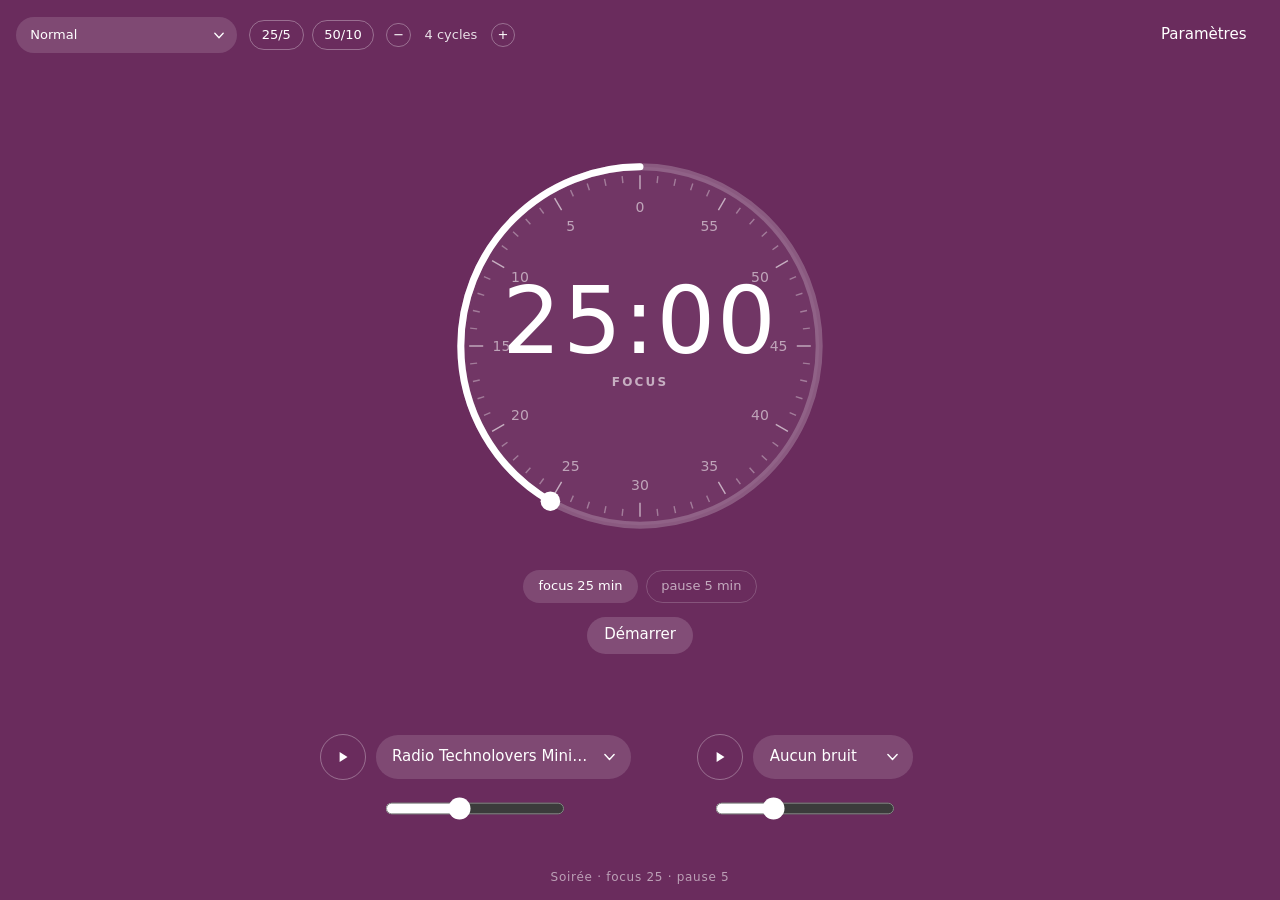
<file: v1/index.html>
<!doctype html>
<html lang="fr">
<head>
  <meta charset="utf-8">
  <!-- Pas de zoom (pincement, double toucher) : la page zoomée coupait le bas et la droite. -->
  <meta name="viewport" content="width=device-width, initial-scale=1, maximum-scale=1, user-scalable=no, viewport-fit=cover">
  <title>projetfocus</title>
  <meta name="description" content="Minuteur de focus et de pause, avec musique et coach, qui suit l'heure de la journée.">
  <meta name="theme-color" content="#1c1a4d">
  <link rel="manifest" href="manifest.webmanifest">
  <link rel="icon" href="icons/icon.svg" type="image/svg+xml">
  <link rel="apple-touch-icon" href="icons/apple-touch-icon.png">
  <meta name="mobile-web-app-capable" content="yes">
  <meta name="apple-mobile-web-app-capable" content="yes">
  <meta name="apple-mobile-web-app-title" content="projetfocus">
  <meta name="apple-mobile-web-app-status-bar-style" content="black-translucent">
  <link rel="stylesheet" href="css/style.css">
</head>
<body class="ui phase-idle">
  <div id="pulse" aria-hidden="true"></div>
  <canvas id="crack-fx" aria-hidden="true"></canvas>

  <header id="topbar">
    <div id="top-left">
    <!-- Affichage du cadran (style et forme du mode Rythme), à portée de main ; les mêmes
         réglages restent dans Paramètres → Apparence. -->
    <select id="sel-look" class="ctl" aria-label="Affichage du cadran" title="Affichage du cadran"></select>
    <div id="quick" class="ctl">
      <!-- Pendant le focus, à la place des préréglages : lancer la pause soi-même -->
      <button type="button" id="btn-break-now" class="primary">Pause maintenant</button>
      <button type="button" data-preset="25/5">25/5</button>
      <button type="button" data-preset="50/10">50/10</button>
      <span class="cycles">
        <button type="button" id="cyc-minus" class="round" aria-label="Un cycle de moins">−</button>
        <span id="cyc-val">4 cycles</span>
        <button type="button" id="cyc-plus" class="round" aria-label="Un cycle de plus">+</button>
      </span>
    </div>
    </div>
    <button type="button" id="btn-settings" class="ctl link">Paramètres</button>
  </header>

  <main id="stage">
    <div id="dial-wrap">
      <svg id="dial" viewBox="0 0 300 300" role="slider" tabindex="0" aria-label="Durée en minutes"
           aria-valuemin="1" aria-valuemax="60" aria-valuenow="25">
        <defs>
          <clipPath id="dial-clip"><circle cx="150" cy="150" r="125.5"/></clipPath>
          <!-- Mode rêveur : voile sombre transparent, le centre garde la couleur du fond -->
          <radialGradient id="orb-veil">
            <stop offset="0" stop-color="#000" stop-opacity="0.12"/>
            <stop offset="0.9" stop-color="#000" stop-opacity="0.38"/>
            <stop offset="1" stop-color="#000" stop-opacity="0.45"/>
          </radialGradient>
        </defs>
        <circle class="track" cx="150" cy="150" r="128"/>
        <!-- Mode rêveur, pause : le cadran se vide comme un verre -->
        <g id="liquid" clip-path="url(#dial-clip)">
          <g id="liquid-level">
            <g class="wave">
              <path class="w1" d="M-140 0 q35 -9 70 0 t70 0 t70 0 t70 0 t70 0 t70 0 t70 0 t70 0 t70 0 V 330 H -140 Z"/>
              <path class="w2" d="M-140 5 q35 9 70 0 t70 0 t70 0 t70 0 t70 0 t70 0 t70 0 t70 0 t70 0 V 330 H -140 Z"/>
            </g>
          </g>
        </g>
        <!-- Mode rêveur, focus : un petit système solaire ; la comète atteint le soleil à la fin -->
        <g id="solar" clip-path="url(#dial-clip)">
          <defs>
            <radialGradient id="sun-glow">
              <stop offset="0" stop-color="#fff3c4"/>
              <stop offset="0.3" stop-color="#ffd27a" stop-opacity="0.9"/>
              <stop offset="1" stop-color="#ffb347" stop-opacity="0"/>
            </radialGradient>
          </defs>
          <g id="solar-orbits"></g>
          <g id="solar-back"></g>
          <circle cx="150" cy="150" r="30" fill="url(#sun-glow)"/>
          <circle cx="150" cy="150" r="9" fill="#ffe7a3"/>
          <g id="solar-front"></g>
          <g id="comet"><path id="comet-tail" fill="rgba(255,255,255,0.45)"/><circle id="comet-head" r="2.6"/></g>
        </g>
        <g id="ticks"></g>
        <circle id="arc" cx="150" cy="150" r="128" transform="rotate(-90 150 150)"/>
        <circle id="knob" cx="150" cy="22" r="7"/>
      </svg>
      <!-- Mode rêveur : cadre en engrenages autour du cadran (image générée, sans personnage) -->
      <img id="dial-frame" src="img/cadre-reveur.webp" alt="" aria-hidden="true">
      <!-- Mode rythme : effets dessinés autour du cercle, au rythme de la musique -->
      <canvas id="rhythm-fx" aria-hidden="true"></canvas>
      <div id="center">
        <div id="time">25:00</div>
        <div id="sub">focus</div>
        <div id="breath" aria-live="off"></div>
      </div>
    </div>

    <!-- Paysage sur téléphone : ce bloc passe à droite du cadran (ailleurs, il ne change rien). -->
    <div id="side">
    <!-- Paysage : la barre du temps, qui avance vers la droite -->
    <canvas id="wave-fx" aria-hidden="true"></canvas>
    <div id="timebar" aria-hidden="true"><div class="track"><div class="fill"></div><div class="head"></div></div><span class="left"></span></div>

    <div id="setup" class="ctl">
      <button type="button" id="edit-focus" class="seg on">focus <b id="v-focus">25</b> min</button>
      <button type="button" id="edit-break" class="seg">pause <b id="v-break">5</b> min</button>
    </div>

    <p id="mini-time" aria-hidden="true"></p>
    <p id="message" aria-live="polite"></p>

    <div id="break-actions" class="ctl">
      <button type="button" id="btn-hold"><span class="fill"></span><span class="lbl">maintenir pour reprendre</span></button>
      <button type="button" id="btn-done" class="primary">Fait, je reprends</button>
      <button type="button" id="btn-stop-break">Arrêter</button>
    </div>

    <div id="actions" class="ctl">
      <button type="button" id="btn-start" class="primary">Démarrer</button>
      <button type="button" id="btn-skip">Passer à la pause</button>
      <button type="button" id="btn-stop">Arrêter</button>
      <!-- Fin du focus : « On active la pause ? » (sans réponse en 10 s, la pause commence) -->
      <button type="button" id="btn-ask-yes" class="primary">Oui, pause</button>
      <button type="button" id="btn-ask-no">Non, encore <span id="ask-min">25</span> min</button>
    </div>

    <ul id="coach-list" class="ctl" aria-label="Autres idées pour la pause"></ul>
    </div>
  </main>

  <footer>
    <div id="player" class="ctl">
      <div class="group">
        <button type="button" id="btn-music" class="round play" aria-label="Lancer la radio">
          <svg viewBox="0 0 16 16" aria-hidden="true"><path class="i-play" d="M5 3.5v9l7-4.5z"/><path class="i-pause" d="M4.5 3.5h2.5v9H4.5zM9 3.5h2.5v9H9z"/></svg>
        </button>
        <select id="sel-station" aria-label="Musique du focus"></select>
        <select id="sel-pause" aria-label="Musique de la pause"></select>
        <input type="range" id="vol-music" min="0" max="100" aria-label="Volume de la musique">
      </div>
      <div class="group">
        <button type="button" id="btn-noise" class="round play" aria-label="Lancer le bruit de fond">
          <svg viewBox="0 0 16 16" aria-hidden="true"><path class="i-play" d="M5 3.5v9l7-4.5z"/><path class="i-pause" d="M4.5 3.5h2.5v9H4.5zM9 3.5h2.5v9H9z"/></svg>
        </button>
        <select id="sel-noise" aria-label="Bruit de fond"></select>
        <input type="range" id="vol-noise" min="0" max="100" aria-label="Volume du bruit de fond">
      </div>
      <div id="now-playing" aria-live="polite"></div>
    </div>
    <div id="info"></div>
  </footer>

  <aside id="settings" aria-label="Paramètres" inert>
    <div class="sheet-head">
      <h1>Paramètres</h1>
      <button type="button" id="btn-close" class="link">Fermer</button>
    </div>

    <details class="sec">
      <summary>Temps <small>focus, pause, cycles, reprise</small></summary>
      <label>Focus (minutes)<input type="number" min="1" max="60" data-k="focusMin"></label>
      <label>Pause (minutes)<input type="number" min="1" max="60" data-k="breakMin"></label>
      <label>Nombre de cycles <small>0 = sans fin</small><input type="number" min="0" max="20" data-k="cycles"></label>
      <label>Pause longue<input type="checkbox" data-k="longBreakOn"></label>
      <label data-if="longBreakOn">… après combien de cycles<input type="number" min="1" max="12" data-k="longBreakEvery"></label>
      <label data-if="longBreakOn">… durée (minutes)<input type="number" min="1" max="60" data-k="longBreakMin"></label>
      <label>Reprendre le focus tout seul à la fin de la pause<input type="checkbox" data-k="autoChain"></label>
      <label data-if="autoChain">… après (secondes)<input type="number" min="0" max="60" data-k="autoChainDelay"></label>
      <details class="more">
        <summary>Réglages avancés <small>dings, compte à rebours</small></summary>
        <label>« Ding » à la fin de la pause<input type="number" min="1" max="5" data-k="endDings"></label>
        <label>Compte à rebours sonore, 10 dernières secondes de la pause<input type="checkbox" data-k="countdownBreak"></label>
        <label>… et du focus<input type="checkbox" data-k="countdownFocus"></label>
        <label data-if="countdownBreak|countdownFocus">Son du compte à rebours<select data-k="countdownSound"><option value="tictac">Tic-tac</option><option value="ding">Ding</option></select></label>
      </details>
    </details>

    <details class="sec">
      <summary>Pause <small>respiration, coach</small></summary>
      <label>Respiration guidée (l'écran respire)<input type="checkbox" data-k="pulseOn"></label>
      <label data-if="pulseOn">Rythme<select data-k="breathPattern" id="sel-breath"></select></label>
      <label data-if="pulseOn breathPattern=simple">Une respiration toutes les (s)<span class="rng"><input type="range" min="1" max="12" step="0.5" data-k="pulseSeconds"><output></output></span></label>
      <label data-if="pulseOn breathPattern!=simple">La respiration se voit par<select data-k="breathShow"><option value="word">le mot (il grandit, l'écran ne bouge pas)</option><option value="colors">les couleurs (le mot garde sa taille)</option><option value="both">le mot et les couleurs</option><option value="veil">un voile sombre (sans couleurs)</option></select></label>
      <label data-if="pulseOn breathPattern!=simple breathShow=colors|breathShow=both">… couleur de l'inspiration<input type="color" data-k="breathInspireColor"></label>
      <label data-if="pulseOn breathPattern!=simple breathShow=colors|breathShow=both">… couleur de la retenue<input type="color" data-k="breathHoldColor"></label>
      <label data-if="pulseOn breathPattern!=simple breathShow=colors|breathShow=both">… couleur de l'expiration<input type="color" data-k="breathExpireColor"></label>
      <label>Coach<select data-k="coachMode"><option value="one">Une action à la fois</option><option value="none">Aucune action</option></select></label>
      <details class="more">
        <summary>Réglages avancés <small>consignes, plein écran, notification, coach</small></summary>
        <label data-if="pulseOn breathPattern!=simple breathShow!=word">Afficher « inspire / expire »<input type="checkbox" data-k="breathLabels"></label>
        <label data-if="pulseOn breathShow=veil|breathPattern=simple">Assombrissement sans couleurs (%)<span class="rng"><input type="range" min="5" max="70" step="5" data-k="pulseIntensity"><output></output></span></label>
        <label>Plein écran au début de la pause<input type="checkbox" data-k="fullscreenOnBreak"></label>
        <label>Maintenir pour reprendre (secondes)<input type="number" min="1" max="10" data-k="holdSeconds"></label>
        <label>Notification si la fenêtre est cachée<input type="checkbox" data-k="notifyOn"></label>
        <label class="block" data-if="coachMode=one">Actions du coach <small>une par ligne : ajoute, modifie ou supprime</small><textarea data-k="coachActions" data-list rows="8"></textarea></label>
      </details>
    </details>

    <details class="sec">
      <summary>Musiques et sons <small>volumes, pause, menu, hors ligne</small></summary>
      <label>Musique par défaut<select data-k="defaultRadio" id="sel-default-radio"></select></label>
      <label>Musique pendant le travail (%)<span class="rng"><input type="range" min="0" max="100" step="5" data-k="musicVolWork"><output></output></span></label>
      <label>Musique de la pause<select data-k="breakMusic" id="sel-pause-default"></select></label>
      <label data-if="breakMusic!=silence">Musique pendant la pause (%)<span class="rng"><input type="range" min="0" max="100" step="5" data-k="musicVolBreak"><output></output></span></label>
      <label>Bruit de fond par défaut<select data-k="defaultNoise" id="sel-default-noise"></select></label>
      <label>Volume du bruit de fond (%)<span class="rng"><input type="range" min="0" max="100" step="5" data-k="noiseVol"><output></output></span></label>
      <details class="more">
        <summary>Musiques du menu <small>décoche ce qui ne te plaît pas</small></summary>
        <div id="station-picks"></div>
      </details>
      <details class="more">
        <summary>Réglages avancés <small>démarrage, reprise, signal, hors ligne, mes liens</small></summary>
        <label>Lancer le son en démarrant le focus<input type="checkbox" data-k="autoStartAudio"></label>
        <label>Baisser aussi le bruit de fond en pause<input type="checkbox" data-k="duckNoise"></label>
        <label>Reprise d'une radio après une pause<select data-k="radioResume"><option value="direct">en direct</option><option value="continuer">là où elle s'était arrêtée</option></select></label>
        <label>Signal de changement de phase<span class="pair"><select data-k="chime" id="sel-chime"></select><button type="button" id="btn-test-chime" class="link">Écouter</button></span></label>
        <label data-if="chime!=none">Volume du signal (%)<span class="rng"><input type="range" min="0" max="100" step="5" data-k="chimeVol"><output></output></span></label>
        <p class="pick-group">Bibliothèque hors ligne</p>
        <p class="note">Les morceaux écoutés restent sur l'appareil. Télécharge une playlist entière pour l'avoir sans Internet, ou retire-la pour libérer de la place.</p>
        <div id="library"></div>
      </details>
    </details>

    <details class="sec">
      <summary>Messages <small>pendant le focus</small></summary>
      <label>Afficher un message<input type="checkbox" data-k="messagesOn"></label>
      <div data-if="messagesOn">
        <label>Changer de message toutes les (minutes)<input type="number" min="1" max="60" data-k="messageEveryMin"></label>
        <details class="more">
          <summary>Réglages avancés <small>catégories, « tard », textes</small></summary>
          <label>« Tard » à partir de (heure)<input type="number" min="0" max="23" data-k="lateHour"></label>
          <div id="msg-cats"></div>
          <div id="msg-pools"></div>
        </details>
      </div>
    </details>

    <details class="sec">
      <summary>Apparence <small>cadran, couleurs, écran</small></summary>
      <label>Style du cadran<select data-k="dialStyle"><option value="standard">Normal</option><option value="reveur">Rêveur (système solaire en focus, vague en pause)</option><option value="rythme">Rythme (le cercle réagit à la musique)</option><!-- Brisure : mis de côté le 31/10 (décision de l'utilisateur), code gardé dans js/app.js --></select></label>
      <label data-if="dialStyle=rythme">Forme du mode Rythme<select data-k="rhythmForm"><option value="barres">Barres</option><option value="onde">Onde</option><option value="goutte">Goutte</option><option value="sonar">Sonar</option><option value="etincelles">Étincelles</option><option value="anneaux">Anneaux (arc-en-ciel de puissance)</option><option value="jauge">Jauge arc-en-ciel (monte du bas selon la puissance)</option><option value="heros">Petit héros (idle : il court, combat, ramasse)</option><option value="horizon">Onde horizontale (part de l'horloge, en paysage)</option></select></label>
      <label data-if="dialStyle=rythme rhythmForm=heros">Héros<select data-k="heroClass"><option value="hasard">Au hasard (un autre à chaque focus)</option><option value="chevalier">Chevalier (frappe fort les boss)</option><option value="mage">Mage (boule de feu, touche de loin)</option><option value="voleur">Voleur (plus de pièces)</option></select></label>
      <details class="more">
        <summary>Affichages du menu <small>en haut à gauche ; décoche ceux que tu n'utilises pas</small></summary>
        <div id="look-picks"></div>
      </details>
      <label data-if="dialStyle=brisure">Aspect<select data-k="crackLook"><option value="eclair">Éclair</option><option value="fissure">Fissure</option></select></label>
      <label data-if="dialStyle=brisure">Teinte du tracé<select data-k="crackShade"><option value="sombre">Noire</option><option value="clair">Claire (néon blanc)</option><option value="faille">Faille (elle s'ouvre sur un ciel étoilé)</option></select></label>
      <label data-if="dialStyle=brisure">Épaisseur des traits<select data-k="crackWidth"><option value="0.6">Fine</option><option value="1">Normale</option><option value="1.8">Épaisse</option><option value="3">Très épaisse</option></select></label>
      <label data-if="dialStyle=brisure">Vitesse<select data-k="crackSpeed"><option value="1">Normale (au bout à la fin du focus)</option><option value="0.5">Lente</option><option value="0.3">Très lente</option></select></label>
      <label data-if="dialStyle=standard">Fondu lent du cadran pendant le focus<input type="checkbox" data-k="slowGlow"></label>
      <label>Couleur qui suit l'heure (24 h)<input type="checkbox" data-k="dayGradient"></label>
      <div class="buttons" data-if="dayGradient"><button type="button" id="btn-day-demo">Voir la journée en accéléré (30 s)</button></div>
      <label data-if="!dayGradient">Couleur fixe<input type="color" data-k="fixedColor"></label>
      <label>Couleur de la pause au hasard<input type="checkbox" data-k="breakColorRandom"></label>
      <label data-if="!breakColorRandom">Couleur de la pause<input type="color" data-k="breakColor"></label>
      <details class="more">
        <summary>Réglages avancés <small>couleurs, format, contrôles, écran</small></summary>
        <label>Couleur du cadran<input type="color" data-k="dialColor"></label>
        <label>Couleur du texte<input type="color" data-k="textColor"></label>
        <label>Format du temps<select data-k="timeFormat"><option value="mmss">mm:ss</option><option value="min">minutes seules</option></select></label>
        <label>Info discrète en bas (moment, phase, cycle)<input type="checkbox" data-k="showInfo"></label>
        <label>Les contrôles s'effacent après (secondes)<input type="number" min="2" max="60" data-k="controlsDelay"></label>
        <label>Garder l'écran allumé pendant une série<input type="checkbox" data-k="keepAwake"></label>
        <div data-if="dayGradient">
          <p class="pick-group">Couleurs et heures de la journée</p>
          <div id="day-colors"></div>
        </div>
      </details>
    </details>

    <details class="sec">
      <summary>Sauvegarde <small>Google Drive, exporter, importer</small></summary>
      <p class="note">« Sauvegarder » envoie les réglages de cet appareil dans ton Google Drive (fichier « projetfocus-parametres.json ») ; « Reprendre » les ramène sur un autre appareil.</p>
      <div class="buttons">
        <button type="button" id="btn-sync-save">Sauvegarder mes paramètres</button>
        <button type="button" id="btn-sync-load">Reprendre mes paramètres</button>
        <button type="button" id="btn-undo-sync" class="link" hidden>Remettre mes réglages d’avant</button>
        <button type="button" id="btn-sync-out" class="link" hidden>Se déconnecter de Google</button>
      </div>
      <p id="sync-status" class="note" aria-live="polite"></p>
      <details class="more">
        <summary>Réglages avancés <small>fichier, valeurs par défaut, ID Google</small></summary>
        <div class="buttons">
          <button type="button" id="btn-export">Exporter (JSON)</button>
          <button type="button" id="btn-import">Importer</button>
          <input type="file" id="file-import" accept="application/json,.json" hidden>
          <button type="button" id="btn-reset">Revenir aux valeurs par défaut</button>
        </div>
        <label class="block">ID client Google <small>déjà réglé ; à changer seulement pour un autre projet Google (voir le README)</small><input type="text" data-k="syncClientId" placeholder="123456-abc.apps.googleusercontent.com" spellcheck="false" autocomplete="off"></label>
      </details>
      <p id="save-note" class="note" aria-live="polite">Tout est enregistré sur cet appareil.</p>
    </details>

    <div class="app-version">
      <span id="app-version" class="note"></span>
      <button type="button" id="btn-update" class="link">Mettre à jour l’appli</button>
    </div>

  </aside>

  <script type="module" src="js/app.js"></script>
</body>
</html>
</file>
<file: v1/css/style.css>
:root {
  --bg: #1c1a4d;
  --fg: #ffffff;
  --dial: #ffffff;
  --pulse-dur: 1.5s;
  --pulse-max: 0.3;
  --line: rgba(255, 255, 255, 0.32);
  --soft: rgba(255, 255, 255, 0.1);
  --dial-size: min(78vw, 54vh, 420px);
  color-scheme: dark;
}

* { box-sizing: border-box; }

html, body { height: 100%; margin: 0; }

html { background: var(--bg); transition: background-color 2s ease; touch-action: manipulation; } /* pas de zoom au double toucher */

body {
  min-height: 100dvh;
  display: flex;
  flex-direction: column;
  background: var(--bg);
  color: var(--fg);
  font: 300 15px/1.45 system-ui, -apple-system, "Segoe UI", Roboto, "Helvetica Neue", sans-serif;
  overflow: hidden;
  user-select: none;
  -webkit-user-select: none;
  -webkit-tap-highlight-color: transparent;
  transition: background-color 2s ease, color 1.5s ease;
}

button, select, input, textarea { font: inherit; color: inherit; }

button {
  cursor: pointer;
  background: transparent;
  border: 1px solid var(--line);
  border-radius: 999px;
  padding: 0.45em 1.1em;
  transition: background-color 0.3s, border-color 0.3s, opacity 0.3s;
}
button:hover { border-color: rgba(255, 255, 255, 0.7); }
button:focus-visible, select:focus-visible, input:focus-visible, textarea:focus-visible, svg:focus-visible {
  outline: 1px solid rgba(255, 255, 255, 0.8);
  outline-offset: 3px;
}
button.primary { background: rgba(255, 255, 255, 0.16); border-color: transparent; }
button.primary:hover { background: rgba(255, 255, 255, 0.26); }
button.link { border-color: transparent; opacity: 0.8; }
button.link:hover { opacity: 1; border-color: transparent; text-decoration: underline; text-underline-offset: 4px; }
button.round { width: 2.2em; height: 2.2em; padding: 0; display: inline-grid; place-items: center; }

/* ---------- Contrôles qui apparaissent au toucher ---------- */
.ctl { opacity: 0; pointer-events: none; transition: opacity 0.6s ease; }
body.ui .ctl { opacity: 1; pointer-events: auto; }
/* Effacé, un contrôle le reste même si son propre style lui donne une opacité (« Paramètres »
   est un lien à 0.8, et 1 au survol, qui reste collé après un toucher sur Android). */
html body:not(.ui) .ctl { opacity: 0; }

/* ---------- Pulsation de la pause ---------- */
#pulse { position: fixed; inset: 0; background: #000; opacity: 0; pointer-events: none; }
/* La respiration est pilotée en JS : la durée de la transition = la durée de l'étape. */
#pulse { transition-property: opacity, background-color; transition-timing-function: ease-in-out; }
#breath {
  margin-top: 0.8em;
  font-weight: 600;
  min-height: 1.2em;
  font-size: 13px;
  letter-spacing: 0.3em;
  text-transform: uppercase;
  opacity: 0;
  /* La durée du grossissement (transform) est celle de l'étape, posée en JS. */
  transition: opacity 0.8s ease, transform 1s ease-in-out;
  transform-origin: 50% 0;
}
#breath.on { opacity: 0.75; }
/* Quand seul le mot montre la respiration, il est bien lisible. */
body.breath-word #breath.on { opacity: 1; }

/* ---------- Haut ---------- */
#topbar {
  position: relative;
  z-index: 2;
  display: flex;
  align-items: center;
  justify-content: space-between;
  gap: 12px;
  padding: max(14px, env(safe-area-inset-top)) max(16px, env(safe-area-inset-right)) 0 max(16px, env(safe-area-inset-left));
  min-height: 56px;
}
#top-left { display: flex; align-items: center; flex-wrap: wrap; gap: 8px 12px; min-width: 0; }
#quick { display: flex; align-items: center; flex-wrap: wrap; gap: 8px; }
#sel-look { font-size: 13px; min-height: 36px; max-width: 15em; }
/* Téléphone : menu « Affichage » et « Paramètres » sur la première ligne, préréglages et
   cycles sur la seconde. */
@media (max-width: 680px) {
  #topbar { flex-wrap: wrap; row-gap: 8px; }
  #top-left { display: contents; }
  #sel-look { order: 1; max-width: calc(100% - 7.5em); }
  #btn-settings { order: 2; }
  #quick { order: 3; flex-basis: 100%; }
}
#quick > button { font-size: 13px; padding: 0.35em 0.9em; }
.cycles { display: inline-flex; align-items: center; gap: 6px; font-size: 13px; margin-left: 4px; }
.cycles .round { width: 1.9em; height: 1.9em; }
#cyc-val { min-width: 5.2em; text-align: center; opacity: 0.85; }
body:not(.phase-idle):not(.phase-focus) #quick { visibility: hidden; }
/* Pendant le focus, la ligne des préréglages laisse la place à « Pause maintenant » (masqué,
   sans changer la mise en page, pendant la question « On active la pause ? »). */
#btn-break-now { display: none; }
body.phase-focus #quick > :not(#btn-break-now) { display: none; }
body.phase-focus #btn-break-now { display: inline-block; }
body.asking #btn-break-now { visibility: hidden; }

/* ---------- Centre ---------- */
#stage {
  position: relative;
  z-index: 1;
  flex: 1;
  display: flex;
  flex-direction: column;
  align-items: center;
  justify-content: center;
  gap: 14px;
  padding: 0 16px;
  min-height: 0;
}

#dial-wrap { position: relative; width: var(--dial-size); height: var(--dial-size); flex: none; }
#dial { width: 100%; height: 100%; display: block; touch-action: none; overflow: visible; }
#dial:focus { outline: none; }
#dial:focus-visible .track { stroke: rgba(255, 255, 255, 0.6); }
body.phase-idle #dial { cursor: grab; }
body.phase-idle.adjusting #dial { cursor: grabbing; }

#dial .track { fill: rgba(255, 255, 255, 0.05); stroke: rgba(255, 255, 255, 0.22); stroke-width: 5; }
#arc { fill: none; stroke: var(--dial); stroke-width: 5; stroke-linecap: round; transition: opacity 0.4s; }
#knob { fill: var(--dial); transition: opacity 0.4s; }
body.adjusting #arc, body.adjusting #knob { transition: none; }

/* Mode rêveur (Paramètres → Couleurs) : système solaire en focus, vague en pause,
   sans chiffres pendant que le temps passe (ils restent au repos, pour régler). */
#liquid, #solar { display: none; }
body.scene-liquid #liquid, body.scene-solar #solar { display: inline; }
body.scene-liquid #arc, body.scene-liquid #knob, body.scene-solar #arc, body.scene-solar #knob { display: none; }
body.dial-reveur.phase-focus #time, body.dial-reveur.phase-break #time,
body.dial-reveur.phase-focus #sub, body.dial-reveur.phase-break #sub { visibility: hidden; }
/* La vague prend la couleur inverse du fond (orangé → bleu clair, indigo → jaune pâle…). */
#liquid path { fill: var(--liquid, #fff); transition: fill 2s ease; }
#liquid .w1 { opacity: 0.85; }
#liquid .w2 { opacity: 0.55; }
#liquid-level { transition: transform 1.2s ease; }
body.adjusting #liquid-level { transition: none; }
#liquid .wave { animation: dial-wave 6s ease-in-out infinite alternate; }
@keyframes dial-wave { to { transform: translateX(-140px); } }
/* Une seule trajectoire tracée, qui change chaque minute (fondu). */
#solar-orbits path { fill: none; stroke: rgba(255, 231, 163, 0.55); stroke-width: 0.8; opacity: 0; transition: opacity 2.5s ease; }
#solar-orbits path.lit { opacity: 1; }
/* Cadre en engrenages : son trou central (ovale) est calé sur le cercle du cadran. */
#dial-frame {
  display: none;
  position: absolute;
  pointer-events: none;
  width: calc(var(--dial-size) * 1.0701);
  left: calc(50% - var(--dial-size) * 0.5359);
  top: calc(50% - var(--dial-size) * 0.506);
}
body.scene-solar #dial-frame, body.scene-liquid #dial-frame { display: block; }
/* Mode rythme : canevas plus grand que le cadran, pour que les effets débordent du cercle. */
#rhythm-fx { display: none; position: absolute; left: -20%; top: -20%; width: 140%; height: 140%; pointer-events: none; }
body.dial-rythme #rhythm-fx { display: block; }
/* Mode rythme : le temps en néon (cœur blanc, halo magenta → violet → cyan) ; l'intensité
   du halo (--neon, de 0 à 1) monte sur chaque temps fort de la musique. */
body.dial-rythme #time {
  --neon: 0.5;
  color: #fff;
  text-shadow:
    0 0 calc(2px + 3px * var(--neon)) rgba(255, 255, 255, 0.9),
    0 0 calc(6px + 8px * var(--neon)) hsl(300 100% 65% / calc(0.5 + 0.5 * var(--neon))),
    0 0 calc(14px + 14px * var(--neon)) hsl(260 100% 62% / calc(0.4 + 0.5 * var(--neon))),
    0 0 calc(26px + 24px * var(--neon)) hsl(195 100% 60% / calc(0.3 + 0.4 * var(--neon)));
}
body.dial-rythme #sub { text-shadow: 0 0 6px hsl(300 100% 65% / 0.7), 0 0 12px hsl(195 100% 60% / 0.5); }
#dial { transition: transform 0.08s ease-out; }
body.scene-solar #dial .track, body.scene-liquid #dial .track { fill: url(#orb-veil); stroke: none; }
#comet-head { fill: #fff; }
/* Mode brisure : la fissure sur tout l'écran, derrière le cadran ; pendant le focus, seuls le
   temps et la phase restent (détachés de la fissure par une ombre de la couleur du fond). */
#crack-fx { position: fixed; inset: 0; width: 100%; height: 100%; pointer-events: none; opacity: 0; transition: opacity 3s ease; }
body.scene-crack #crack-fx { opacity: 1; transition-duration: 0.3s; }
body.scene-crack #dial .track, body.scene-crack #arc, body.scene-crack #knob { visibility: hidden; }
body.scene-crack #time, body.scene-crack #sub { text-shadow: 0 0 10px var(--bg), 0 0 22px var(--bg), 0 0 36px var(--bg); }
/* Brisure : le grand temps laisse le centre à la fissure ; un petit temps discret au-dessus
   du message de soutien. Un toucher (contrôles affichés) ramène le grand temps. */
#center { transition: opacity 0.6s ease; }
body.scene-crack:not(.ui) #center { opacity: 0; }
#mini-time { display: none; margin: 0 0 -6px; font-size: 13px; font-weight: 500; letter-spacing: 0.08em; font-variant-numeric: tabular-nums; opacity: 0; transition: opacity 0.6s ease; text-shadow: 0 0 8px var(--bg), 0 0 16px var(--bg); }
body.scene-crack #mini-time { display: block; }
body.scene-crack:not(.ui) #mini-time { opacity: 0.6; }
body.scene-crack #message { text-shadow: 0 0 8px var(--bg), 0 0 16px var(--bg); }

/* Graduations : seulement pendant le réglage */
#ticks { opacity: 0; transition: opacity 0.5s ease; }
#ticks line { stroke: rgba(255, 255, 255, 0.35); stroke-width: 1; }
#ticks line.major { stroke: rgba(255, 255, 255, 0.6); }
#ticks text { fill: rgba(255, 255, 255, 0.55); font-size: 10px; text-anchor: middle; dominant-baseline: central; }
body.adjusting #ticks, body.phase-idle.ui #ticks { opacity: 1; }

#center {
  position: absolute;
  inset: 0;
  display: flex;
  flex-direction: column;
  align-items: center;
  justify-content: center;
  pointer-events: none;
}
#time {
  font-size: calc(var(--dial-size) * 0.22);
  font-weight: 400;
  letter-spacing: 0.02em;
  font-variant-numeric: tabular-nums;
  line-height: 1;
}
body.fmt-min #time::after { content: "min"; font-size: 0.25em; margin-left: 0.3em; opacity: 0.6; letter-spacing: 0.05em; }
body.phase-done #time { font-size: calc(var(--dial-size) * 0.11); }
body.phase-done #time::after { content: none; }
#sub {
  margin-top: 0.6em;
  font-weight: 600;
  font-size: 12px;
  letter-spacing: 0.18em;
  text-transform: uppercase;
  opacity: 0;
  transition: opacity 0.6s;
}
body.ui #sub, body.phase-idle #sub, body.paused #sub, body.break-ended #sub { opacity: 0.6; }

#setup { display: flex; gap: 8px; }
#setup .seg { font-size: 13px; opacity: 0.6; }
#setup .seg.on { opacity: 1; background: rgba(255, 255, 255, 0.14); border-color: transparent; }
#setup .seg b { font-weight: 500; }
body:not(.phase-idle) #setup { display: none; }

#message {
  margin: 0;
  max-width: 42ch;
  min-height: 2.9em;
  text-align: center;
  font-size: 15px;
  font-weight: 500;
  opacity: 0.82;
  transition: opacity 1.5s ease;
  text-wrap: balance;
}
#message.coach { font-size: 19px; opacity: 0.95; }
/* Mode Rythme : les anneaux débordent sous le cadran ; le message passe devant, sur une
   pastille de la couleur du fond, pour se détacher. */
body.dial-rythme #message:not(:empty) {
  position: relative;
  padding: 0.35em 0.9em;
  border-radius: 14px;
  background: color-mix(in srgb, var(--bg) 82%, transparent);
}

/* Respiration sur une teinte claire : texte sombre, plus opaque, cadran plus marqué
   (la graisse de la police reste la même partout). */
body.ink-dark #message { opacity: 1; }
body.ink-dark #breath.on { opacity: 0.9; }
body.ink-dark #coach-list button { opacity: 0.9; }
body.ink-dark button:not(#settings button) { border-color: rgba(0, 0, 0, 0.35); }
body.ink-dark #dial .track { fill: rgba(0, 0, 0, 0.04); stroke: rgba(0, 0, 0, 0.25); }
#message.fade { opacity: 0; }
body.phase-idle #message { display: none; }

#actions { display: flex; gap: 8px; flex-wrap: wrap; justify-content: center; }
#btn-skip, #btn-stop { display: none; }
body.phase-focus #btn-skip, body.phase-focus #btn-stop { display: inline-block; }
body.phase-break #actions { display: none; }
/* Fin du focus : la question « On active la pause ? » ; ses deux réponses restent visibles
   même contrôles effacés, à la place des boutons du focus. */
#btn-ask-yes, #btn-ask-no { display: none; }
body.asking #btn-ask-yes, body.asking #btn-ask-no { display: inline-block; }
body.asking #btn-start, body.asking #btn-skip, body.asking #btn-stop { display: none; }
html body.asking #actions { opacity: 1; pointer-events: auto; }

#break-actions { display: none; }
body.phase-break #break-actions { display: flex; gap: 8px; flex-wrap: wrap; justify-content: center; }
#btn-stop-break { font-size: 12px; padding: 0.5em 1.2em; }
/* Les boutons de la pause s'effacent avec les autres contrôles ; « maintenir » reste
   saisissable effacé : appuyer à sa place réaffiche les contrôles et lance le maintien. */
#btn-hold { pointer-events: auto; }
#btn-done { display: none; }
body.break-ended #btn-done { display: inline-block; }
body.break-ended #btn-hold { display: none; }

#btn-hold {
  position: relative;
  overflow: hidden;
  font-size: 12px;
  letter-spacing: 0.05em;
  padding: 0.5em 1.2em;
  border-color: rgba(255, 255, 255, 0.3);
  opacity: 0.75;
  touch-action: none;
  -webkit-touch-callout: none;
}
#btn-hold.holding { opacity: 1; }
#btn-hold .fill {
  position: absolute;
  inset: 0;
  background: rgba(255, 255, 255, 0.28);
  transform: scaleX(var(--p, 0));
  transform-origin: left;
}
#btn-hold .lbl { position: relative; }

#coach-list { list-style: none; margin: 0; padding: 0; display: none; flex-wrap: wrap; justify-content: center; gap: 6px; max-width: 640px; }
body.phase-break:not(.break-ended) #coach-list { display: flex; }
#coach-list button { font-size: 12px; font-weight: 500; opacity: 0.7; padding: 0.25em 0.9em; }
#coach-list button:hover { opacity: 1; }

/* ---------- Bas ---------- */
footer {
  position: relative;
  z-index: 2;
  display: flex;
  flex-direction: column;
  align-items: center;
  gap: 10px;
  padding: 0 max(16px, env(safe-area-inset-right)) max(14px, env(safe-area-inset-bottom)) max(16px, env(safe-area-inset-left));
}
#player {
  display: flex;
  flex-wrap: wrap;
  align-items: center;
  justify-content: center;
  gap: 8px 22px;
  font-size: 13px;
}
#player .group { display: flex; align-items: center; gap: 10px; }
/* Lecteur pensé pour le doigt et la souris : cibles d'au moins 44 px. */
#player { font-size: 15px; gap: 10px 30px; }
#player button.round { width: 46px; height: 46px; }
#player button.play svg { width: 18px; height: 18px; }
#player select { min-height: 44px; padding: 0.4em 0.3em; }
#player input[type="range"] { width: 100px; height: 30px; zoom: 1.45; }
/* Le curseur de volume passe sous son bouton et son menu (partout) ; sur un écran étroit
   (téléphone à la verticale), les deux blocs s'empilent. */
/* Grille : bouton + menu sur la première ligne, le curseur toujours seul sur la seconde
   (un retour à la ligne « flex » ne se faisait pas quand le menu était court). */
#player .group { display: grid; grid-template-columns: auto auto; justify-content: center; align-items: center; gap: 4px 10px; width: 300px; }
#player select { max-width: 14em; }
/* Menus du lecteur (et de l'affichage) en « dragée » pleine : capsule au fond translucide,
   flèche dessinée. */
#player select, #sel-look {
  -webkit-appearance: none;
  appearance: none;
  border: 0;
  border-radius: 999px;
  padding: 0.5em 2.4em 0.5em 1.1em;
  max-width: 17em;
  background: rgba(255, 255, 255, 0.14) url("data:image/svg+xml,%3Csvg xmlns='http://www.w3.org/2000/svg' viewBox='0 0 12 8'%3E%3Cpath d='M1 1.5l5 5 5-5' fill='none' stroke='%23fff' stroke-width='1.6' stroke-linecap='round' stroke-linejoin='round'/%3E%3C/svg%3E") no-repeat right 1em center / 0.75em;
  transition: background-color 0.3s;
  text-overflow: ellipsis;
}
#player select:hover, #sel-look:hover { background-color: rgba(255, 255, 255, 0.22); }
body.ink-dark #player select, body.ink-dark #sel-look {
  background-color: rgba(0, 0, 0, 0.12);
  background-image: url("data:image/svg+xml,%3Csvg xmlns='http://www.w3.org/2000/svg' viewBox='0 0 12 8'%3E%3Cpath d='M1 1.5l5 5 5-5' fill='none' stroke='%23000' stroke-width='1.6' stroke-linecap='round' stroke-linejoin='round'/%3E%3C/svg%3E");
}
#player input[type="range"] { grid-column: 1 / -1; justify-self: center; width: 124px; }
@media (max-width: 680px) {
  /* Le lecteur prend toute la largeur : menu étiré, curseur sur toute la ligne. */
  #player { flex-direction: column; gap: 8px; width: 100%; }
  #player .group { width: 100%; max-width: 460px; grid-template-columns: auto minmax(0, 1fr); }
  #player select { max-width: none; width: 100%; }
  #player input[type="range"] { height: 24px; width: 100%; }
}

/* Téléphone à la verticale : tout remonte sous la barre du haut, le cadran prend la hauteur
   qui reste (le lecteur en bas a besoin d'environ 230 px) ; sur un très petit écran, la page
   défile plutôt que de faire se chevaucher les éléments. */
@media (max-width: 680px) and (orientation: portrait) {
  :root { --dial-size: max(190px, min(78vw, calc(100dvh - 490px), 420px)); }
  body { overflow-y: auto; }
  #stage { flex: 1 0 auto; justify-content: flex-start; padding-top: 10px; gap: 10px; }
  #message { min-height: 0; }
}
/* Boutons lecture / pause (musique et bruit de fond) */
button.play svg { width: 14px; height: 14px; fill: currentColor; }
button.play .i-pause, button.play.playing .i-play { display: none; }
button.play.playing .i-pause { display: inline; }
#now-playing { width: 100%; font-weight: 500; text-align: center; font-size: 11px; opacity: 0.55; min-height: 1.4em; }
#now-playing button.link { font-size: inherit; padding: 0 0.3em; text-decoration: underline; text-underline-offset: 3px; }
.lib-row { display: flex; align-items: center; justify-content: space-between; gap: 12px; padding: 9px 0; border-bottom: 1px solid rgba(255, 255, 255, 0.07); }
.lib-row small { display: block; }
.lib-row button[hidden] { display: none; }

select {
  background: transparent;
  border: 0;
  border-bottom: 1px solid var(--line);
  padding: 0.25em 0.2em;
  max-width: 15em;
  cursor: pointer;
}
select option, select optgroup { background: #16162a; color: #fff; }
select optgroup { font-style: normal; font-weight: 600; color: rgba(255, 255, 255, 0.6); }
select optgroup option { font-weight: 400; color: #fff; }

input[type="range"] { width: 88px; accent-color: var(--fg); cursor: pointer; }

#info { font-size: 12px; font-weight: 500; letter-spacing: 0.06em; opacity: 0.55; min-height: 1.4em; }
body.no-info #info { visibility: hidden; }

/* ---------- Panneau Paramètres ---------- */
#settings {
  position: fixed;
  z-index: 10;
  top: 0;
  right: 0;
  bottom: 0;
  width: min(440px, 100vw);
  overflow-y: auto;
  overscroll-behavior: contain;
  background: rgba(14, 14, 26, 0.94);
  color: #fff; /* fond toujours sombre : ne suit pas la teinte de l'écran */
  --fg: #fff;
  -webkit-backdrop-filter: blur(14px);
  backdrop-filter: blur(14px);
  padding: 0 20px max(28px, env(safe-area-inset-bottom));
  /* Fermé, le panneau reste à sa place mais masqué (et non poussé hors de l'écran) : sur
     Android, un panneau posé à droite de l'écran élargissait la page et la décalait. */
  clip-path: inset(0 0 0 100%);
  visibility: hidden;
  transition: clip-path 0.35s ease, visibility 0s 0.35s;
  user-select: text;
  -webkit-user-select: text;
  font-size: 14px;
}
#settings.open { clip-path: inset(0); visibility: visible; transition: clip-path 0.35s ease; }
.sheet-head {
  position: sticky;
  top: 0;
  display: flex;
  align-items: center;
  justify-content: space-between;
  padding: max(16px, env(safe-area-inset-top)) 0 12px;
  background: rgba(14, 14, 26, 0.96);
}
.sheet-head h1 { margin: 0; font-size: 18px; font-weight: 400; }
#settings h2 { font-size: 11px; font-weight: 500; letter-spacing: 0.16em; text-transform: uppercase; opacity: 0.55; margin: 26px 0 6px; }
#settings label {
  display: flex;
  align-items: center;
  justify-content: space-between;
  gap: 14px;
  padding: 9px 0;
  border-bottom: 1px solid rgba(255, 255, 255, 0.07);
}
#settings label.block { flex-direction: column; align-items: stretch; gap: 6px; }
#settings small { display: block; opacity: 0.55; font-size: 12px; }
#settings label.block small { display: inline; margin-left: 4px; }
#settings input[type="number"], #settings input[type="text"], #settings input[type="time"], #settings textarea {
  background: var(--soft);
  border: 0;
  border-radius: 6px;
  padding: 0.35em 0.55em;
}
#settings input[type="number"] { width: 4.6em; text-align: right; }
#settings input[type="checkbox"] { width: 18px; height: 18px; accent-color: #fff; flex: none; }
#settings input[type="color"] { width: 42px; height: 28px; padding: 0; border: 0; background: none; flex: none; cursor: pointer; }
#settings textarea { width: 100%; resize: vertical; font-size: 13px; line-height: 1.5; }
#settings select { max-width: 13em; }
.rng, .pair { display: inline-flex; align-items: center; gap: 8px; flex: none; }
.rng output { min-width: 2.2em; text-align: right; font-variant-numeric: tabular-nums; opacity: 0.8; }
.day-row { display: grid; grid-template-columns: 1fr auto auto; gap: 10px; align-items: center; padding: 7px 0; border-bottom: 1px solid rgba(255, 255, 255, 0.07); }
.day-row input[type="text"] { min-width: 0; }
#settings [hidden] { display: none !important; } /* réglage sans objet (data-if), même s'il est en flex */
#settings .buttons { display: flex; flex-wrap: wrap; gap: 8px; margin-top: 8px; }
#settings .note { font-size: 12px; opacity: 0.6; }
#settings .app-version { display: flex; align-items: center; justify-content: space-between; gap: 10px; margin-top: 22px; }
#settings .app-version .link { font-size: 13px; }
#settings .app-version .link.primary { opacity: 1; background: rgba(143, 211, 255, 0.22); }
/* Nouvelle version en ligne : un point bleu sur « Paramètres ». */
#btn-settings.has-update::after { content: ""; display: inline-block; width: 7px; height: 7px; margin-left: 6px; border-radius: 50%; background: #8fd3ff; vertical-align: 2px; }

/* ---------- Paysage ---------- */
/* Classe « land » posée en JS : téléphone couché (plus large que haut, moins de 560 px de
   haut), ou vue « onde horizontale » sur un écran plus large que haut (PC compris).
   L'horloge à gauche ; à droite la barre du temps, le message et les boutons du moment ;
   le lecteur sur une seule ligne en bas. Ailleurs, le bloc de droite ne change rien. */
#side { display: contents; }
#timebar, #wave-fx { display: none; }
body.land #topbar { min-height: 0; padding-top: max(8px, env(safe-area-inset-top)); }
/* L'horloge prend la hauteur qui reste vraiment entre la barre du haut et le lecteur
   (mesurée par le navigateur : police, barres d'Android…), sans déborder en bas. */
body.land #stage {
  container-type: size;
  --dial-size: min(100cqh - 12px, 38cqw, 380px);
  --gap: clamp(16px, 3vw, 40px);
  flex-direction: row; justify-content: flex-start; gap: var(--gap);
  padding: 4px max(16px, env(safe-area-inset-right)) 4px max(10px, env(safe-area-inset-left));
}
body.land { overflow: hidden; }
body.land #side { display: flex; flex-direction: column; align-items: flex-start; gap: 12px; flex: 1 1 auto; min-width: 0; }
body.land #message { text-align: left; max-width: none; min-height: 0; }
body.land #actions, body.land #break-actions, body.land #coach-list { justify-content: flex-start; }
body.land #timebar { display: flex; align-items: center; gap: 14px; width: 100%; }
#timebar .track { position: relative; flex: 1; height: 3px; border-radius: 3px; background: rgba(255, 255, 255, 0.2); }
#timebar .fill { position: absolute; inset: 0 auto 0 0; width: calc(var(--tp, 0) * 100%); border-radius: 3px; background: var(--dial); }
#timebar .head {
  position: absolute; top: 50%; left: calc(var(--tp, 0) * 100%);
  width: 11px; height: 11px; margin: -5.5px 0 0 -5.5px; border-radius: 50%;
  background: var(--dial); box-shadow: 0 0 10px var(--dial);
}
#timebar .left { font-size: 13px; font-weight: 500; letter-spacing: 0.04em; font-variant-numeric: tabular-nums; opacity: 0.7; min-width: 4.2em; text-align: right; }
body.phase-idle #timebar .head { opacity: 0; }
body.land footer { gap: 2px; padding-bottom: max(8px, env(safe-area-inset-bottom)); }
body.land #player { flex-direction: row; flex-wrap: wrap; justify-content: center; width: 100%; gap: 2px 28px; }
body.land #player .group { display: flex; width: auto; max-width: none; gap: 8px; }
/* La musique prend toute la place qui reste, vers la gauche : son nom se lit en entier. */
body.land #player .group:first-child { flex: 1 1 0; min-width: 0; }
body.land #player .group:first-child select { flex: 1 1 0; min-width: 0; max-width: none; }
body.land #player button.round { width: 42px; height: 42px; }
body.land #player select { min-height: 40px; width: auto; max-width: 13em; }
body.land #player input[type="range"] { width: 90px; height: 24px; zoom: 1.2; }
body.land #now-playing { flex-basis: 100%; min-height: 1.4em; }
body.land #sub { font-size: 11px; letter-spacing: 0.1em; text-align: center; max-width: 86%; }

/* Vue « onde horizontale » (mode Rythme) : l'onde part du bord de l'horloge vers la droite,
   au milieu du bloc de droite (message au-dessus, boutons dessous) ; elle montre aussi
   l'avancée du temps (partie jouée plus vive), à la place de la barre du temps. En portrait,
   elle passe sous l'horloge. */
body.horizon #wave-fx { display: block; width: min(92vw, 520px); height: 84px; }
body.hero #wave-fx { height: 240px; }
body.hero:not(.land) { --dial-size: max(160px, min(78vw, calc(100dvh - 610px), 380px)); } /* la bande du héros est deux fois plus haute : l horloge rétrécit un peu */
body.land.horizon #side { justify-content: center; align-self: stretch; }
body.land.horizon #timebar { display: none; }
body.land.horizon #message { order: 1; }
body.land.horizon #wave-fx { order: 2; width: calc(100% + var(--gap)); margin-left: calc(-1 * var(--gap)); height: clamp(70px, 34cqh, 170px); }
/* Petit héros : l'horloge à gauche avec les boutons juste dessous ; à droite la bande, aussi
   haute que l'horloge (plus de ciel et de montagnes, de la place pour les ennemis volants), le message
   écrit dans son ciel (en haut à droite, le compteur de pièces restant visible à gauche) et les
   idées du coach en dessous pendant la pause. */
body.land.hero #stage {
  display: grid; grid-template-columns: var(--dial-size) minmax(0, 1fr); grid-template-rows: auto auto auto; align-content: center;
  column-gap: var(--gap); row-gap: 10px; align-items: center;
  --dial-size: min(100cqh - 64px, 38cqw, 380px);
}
body.land.hero.phase-idle #stage { --dial-size: min(100cqh - 110px, 38cqw, 380px); }
body.land.hero #side { display: contents; }
body.land.hero #dial-wrap { grid-area: 1 / 1; justify-self: center; }
body.land.hero #setup { grid-area: 2 / 1; justify-self: center; }
body.land.hero #actions, body.land.hero #break-actions { grid-area: 3 / 1; justify-content: center; justify-self: center; }
body.land.hero #coach-list { grid-area: 3 / 2; justify-self: start; }
body.land.hero #wave-fx { grid-area: 1 / 2 / 3 / 3; height: var(--dial-size); align-self: center; }
body.land.hero #message:not(:empty) {
  grid-area: 1 / 2; z-index: 1; align-self: start; justify-self: end;
  max-width: calc(100% - 120px); margin: 8px 10px 0 0; padding: 0.25em 0.7em; border-radius: 10px;
  background: rgba(0, 0, 0, 0.2); /* fond léger : le texte se lit sur le ciel comme sur le soleil */
  text-align: right; text-shadow: 0 1px 6px rgba(0, 0, 0, 0.45);
}
body.land.horizon #setup, body.land.horizon #actions, body.land.horizon #break-actions, body.land.horizon #coach-list { order: 3; }

/* ---------- Petits écrans ---------- */
@media (max-height: 560px) {
  :root { --dial-size: min(60vw, 46vh, 420px); }
  #stage { gap: 8px; }
  #message { min-height: 0; }
}
@media (max-width: 420px) {
  #quick > button { padding: 0.3em 0.7em; }
  #player { gap: 8px 14px; }
  input[type="range"] { width: 72px; }
}

/* Mode normal : pendant le focus, le cadran (temps, arc, cercle) s'efface presque puis
   revient, lentement (16 s aller-retour). Dès que les contrôles sont affichés (toucher,
   souris), il redevient entièrement visible pour lire l'heure. */
#dial-wrap { transition: opacity 0.8s ease; }
body.slow-glow.phase-focus:not(.paused):not(.ui) #dial-wrap { animation: slow-fade 16s ease-in-out infinite; }
@keyframes slow-fade {
  0%, 100% { opacity: 1; }
  50% { opacity: 0.12; }
}

@media (prefers-reduced-motion: reduce) {
  html, body, .ctl, #message, #settings { transition-duration: 0.01s; }
}

/* ---------- Musiques du menu (Paramètres) ---------- */
#settings .pick-group { margin: 12px 0 0; font-size: 11px; letter-spacing: 0.08em; text-transform: uppercase; opacity: 0.5; }
#settings label.pick { justify-content: flex-start; }
#settings label.pick small { display: inline; margin-right: auto; }
#settings label.pick input { margin-left: auto; }


/* ---------- Paramètres repliables ---------- */
#settings details.sec { border-bottom: 1px solid rgba(255, 255, 255, 0.1); }
#settings details.sec > summary {
  display: flex;
  align-items: baseline;
  gap: 10px;
  padding: 14px 0;
  font-size: 15px;
  font-weight: 400;
  cursor: pointer;
  list-style: none;
}
#settings details > summary::-webkit-details-marker { display: none; }
#settings details.sec > summary small { display: inline; flex: 1; }
#settings details.sec > summary::after { content: "+"; opacity: 0.5; font-size: 18px; line-height: 1; }
#settings details.sec[open] > summary::after { content: "−"; }
#settings details.sec[open] { padding-bottom: 12px; box-shadow: inset 3px 0 0 rgba(143, 211, 255, 0.55); }
/* Section ouverte : sa ligne est surlignée et ses réglages décalés à droite. */
#settings details.sec[open] > summary {
  margin: 0 -20px;
  padding: 14px 20px 14px 36px; /* le titre ne touche pas le trait bleu */
  background: rgba(143, 211, 255, 0.16);
  font-weight: 600;
}
#settings details.sec[open] > :not(summary) { margin-left: 16px; }
#settings details.more { margin-top: 6px; }
#settings details.more > summary { padding: 9px 0; cursor: pointer; opacity: 0.8; font-size: 13px; list-style: none; }
#settings details.more > summary::before { content: "▸ "; opacity: 0.6; }
#settings details.more[open] > summary::before { content: "▾ "; }
#settings details.more > summary small { display: inline; margin-left: 6px; }

/* ---------- Lecteur pendant la pause : son propre menu ---------- */
body:not(.phase-break) #sel-pause { display: none; }
body.phase-break #sel-station, body.phase-break #btn-music { display: none; }

/* ---------- Synchronisation Google Drive ---------- */
#sync-status[data-kind="ok"] { opacity: 0.8; }
#sync-status[data-kind="warn"] { color: #ffd479; opacity: 0.95; }
#settings input[data-k="syncClientId"] { font-size: 12px; }

/* ---------- Démo de la journée en accéléré ---------- */
html.demo-on, body.demo { transition-duration: 0.2s; }
body.demo #info { opacity: 0.9; visibility: visible; }
</file>
